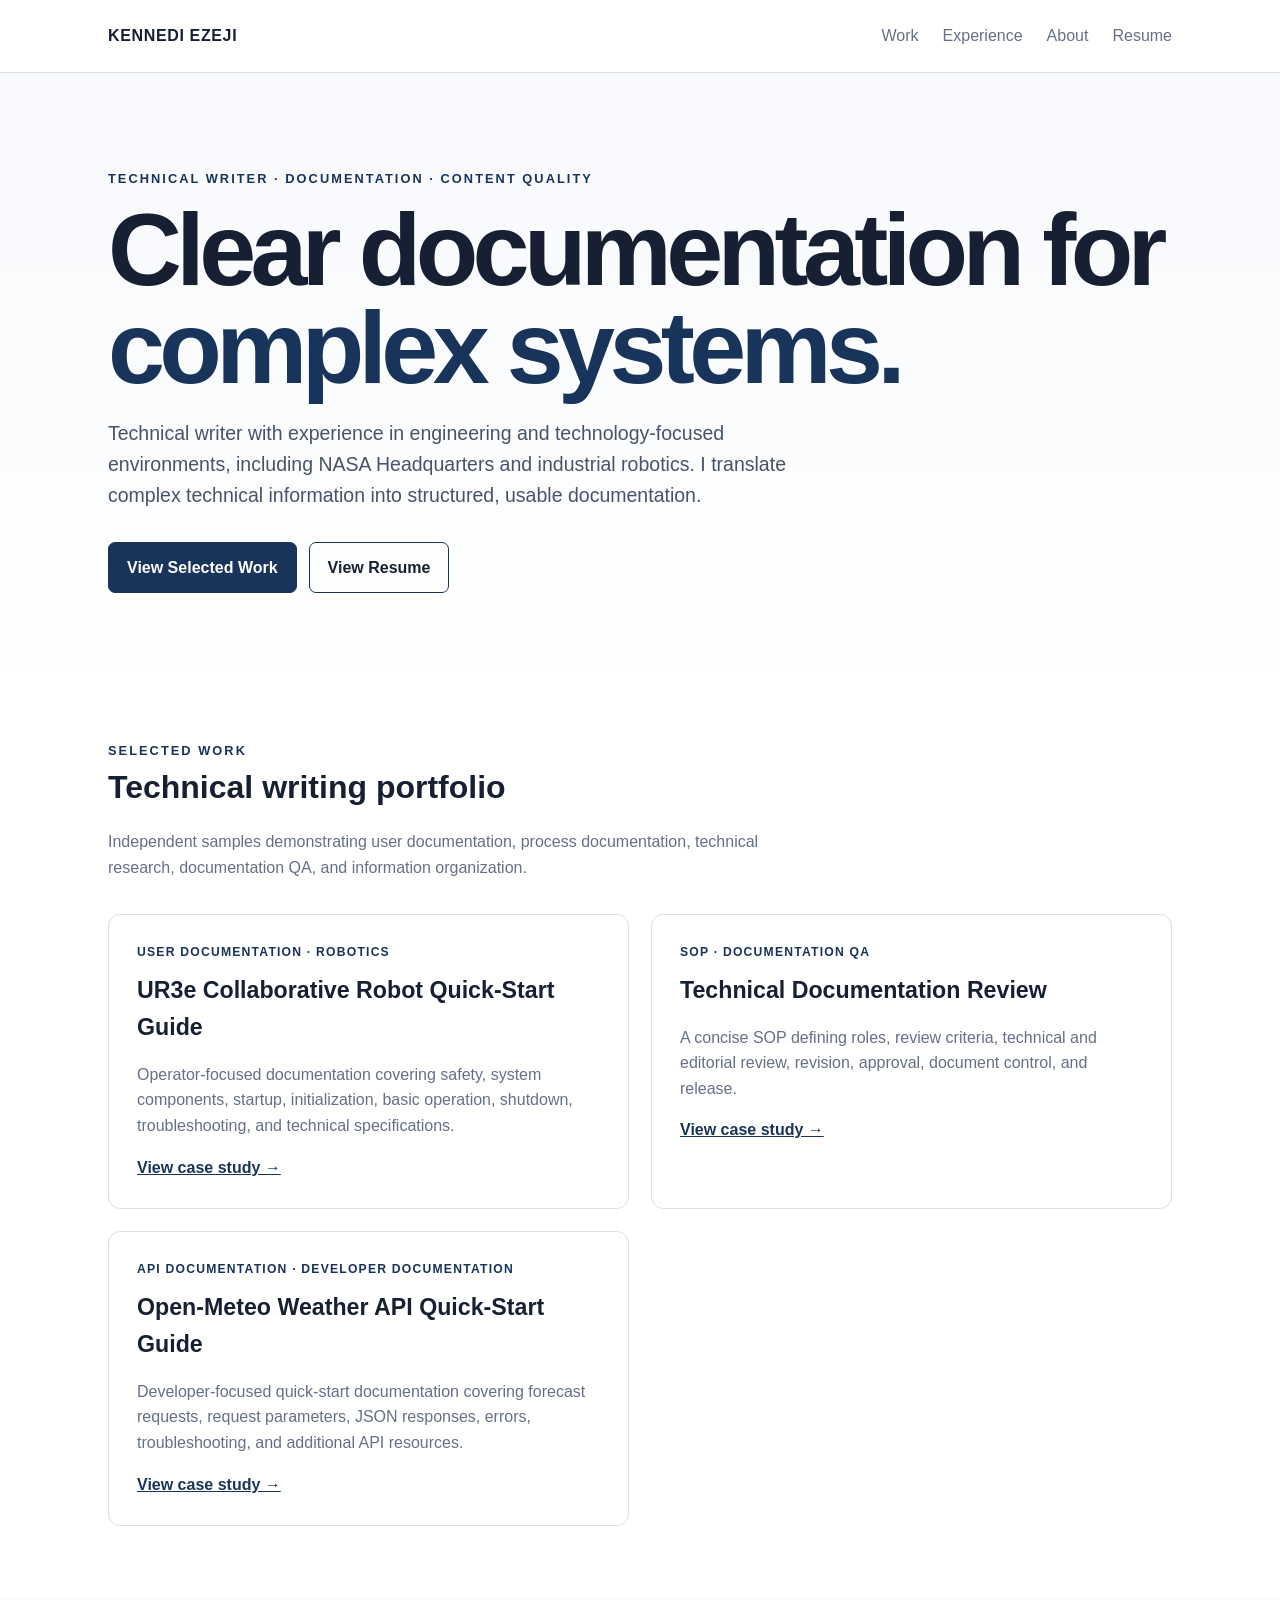
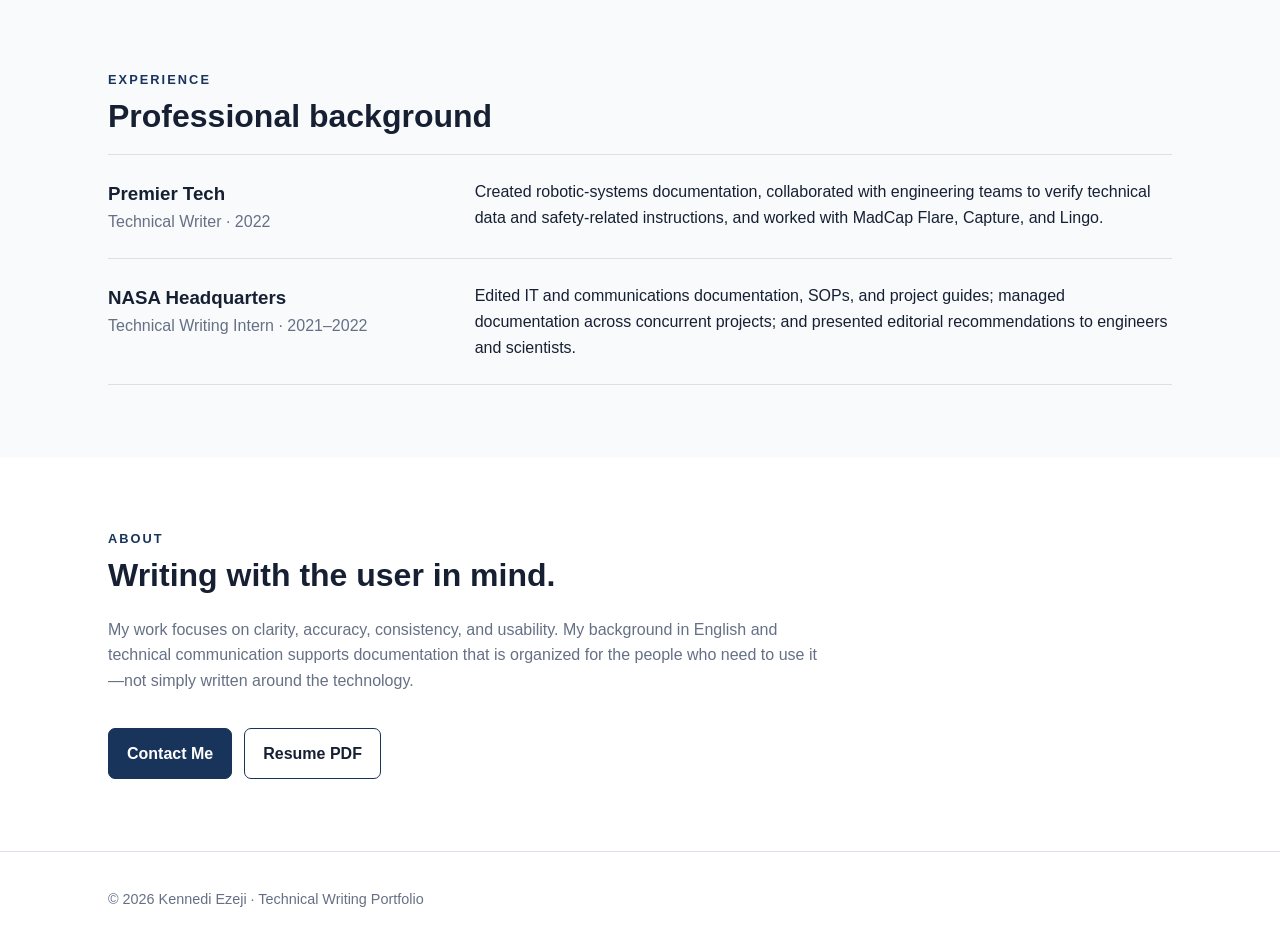
<file: index.html>
<!doctype html><html><head><meta charset="utf-8"><meta name="viewport" content="width=device-width,initial-scale=1"><title>Kennedi Ezeji | Technical Writer</title><link rel="stylesheet" href="styles.css"></head><body>
<nav class="nav"><div class="wrap"><a class="brand" href="index.html">KENNEDI EZEJI</a><div class="links"><a href="#work">Work</a><a href="#experience">Experience</a><a href="#about">About</a><a href="files/Kennedi_Ezeji_Resume.pdf">Resume</a></div></div></nav>
<header class="hero"><div class="wrap"><div class="eyebrow">Technical Writer · Documentation · Content Quality</div><h1>Clear documentation for <span>complex systems.</span></h1><p class="lead">Technical writer with experience in engineering and technology-focused environments, including NASA Headquarters and industrial robotics. I translate complex technical information into structured, usable documentation.</p><div class="buttons"><a class="btn primary" href="#work">View Selected Work</a><a class="btn" href="files/Kennedi_Ezeji_Resume.pdf">View Resume</a></div></div></header>
<section class="section" id="work"><div class="wrap"><div class="eyebrow">Selected Work</div><h2>Technical writing portfolio</h2><p class="intro">Independent samples demonstrating user documentation, process documentation, technical research, documentation QA, and information organization.</p><div class="grid">
<article class="card"><div class="tag">User Documentation · Robotics</div><h3>UR3e Collaborative Robot Quick-Start Guide</h3><p>Operator-focused documentation covering safety, system components, startup, initialization, basic operation, shutdown, troubleshooting, and technical specifications.</p><a href="ur3e.html">View case study →</a></article>
<article class="card"><div class="tag">SOP · Documentation QA</div><h3>Technical Documentation Review</h3><p>A concise SOP defining roles, review criteria, technical and editorial review, revision, approval, document control, and release.</p><a href="sop.html">View case study →</a></article>
<article class="card"><div class="tag">API Documentation · Developer Documentation</div><h3>Open-Meteo Weather API Quick-Start Guide</h3><p>Developer-focused quick-start documentation covering forecast requests, request parameters, JSON responses, errors, troubleshooting, and additional API resources.</p><a href="api.html">View case study →</a></article>
</div></div></section>
<section class="section alt" id="experience"><div class="wrap"><div class="eyebrow">Experience</div><h2>Professional background</h2><div class="experience"><div><h3>Premier Tech</h3><div class="meta">Technical Writer · 2022</div></div><p>Created robotic-systems documentation, collaborated with engineering teams to verify technical data and safety-related instructions, and worked with MadCap Flare, Capture, and Lingo.</p></div><div class="experience"><div><h3>NASA Headquarters</h3><div class="meta">Technical Writing Intern · 2021–2022</div></div><p>Edited IT and communications documentation, SOPs, and project guides; managed documentation across concurrent projects; and presented editorial recommendations to engineers and scientists.</p></div></div></section>
<section class="section" id="about"><div class="wrap"><div class="eyebrow">About</div><h2>Writing with the user in mind.</h2><p class="intro">My work focuses on clarity, accuracy, consistency, and usability. My background in English and technical communication supports documentation that is organized for the people who need to use it—not simply written around the technology.</p><div class="buttons"><a class="btn primary" href="mailto:Kennediezeji0@yahoo.com">Contact Me</a><a class="btn" href="files/Kennedi_Ezeji_Resume.pdf">Resume PDF</a></div></div></section>
<footer><div class="wrap">© 2026 Kennedi Ezeji · Technical Writing Portfolio</div></footer></body></html>
</file>
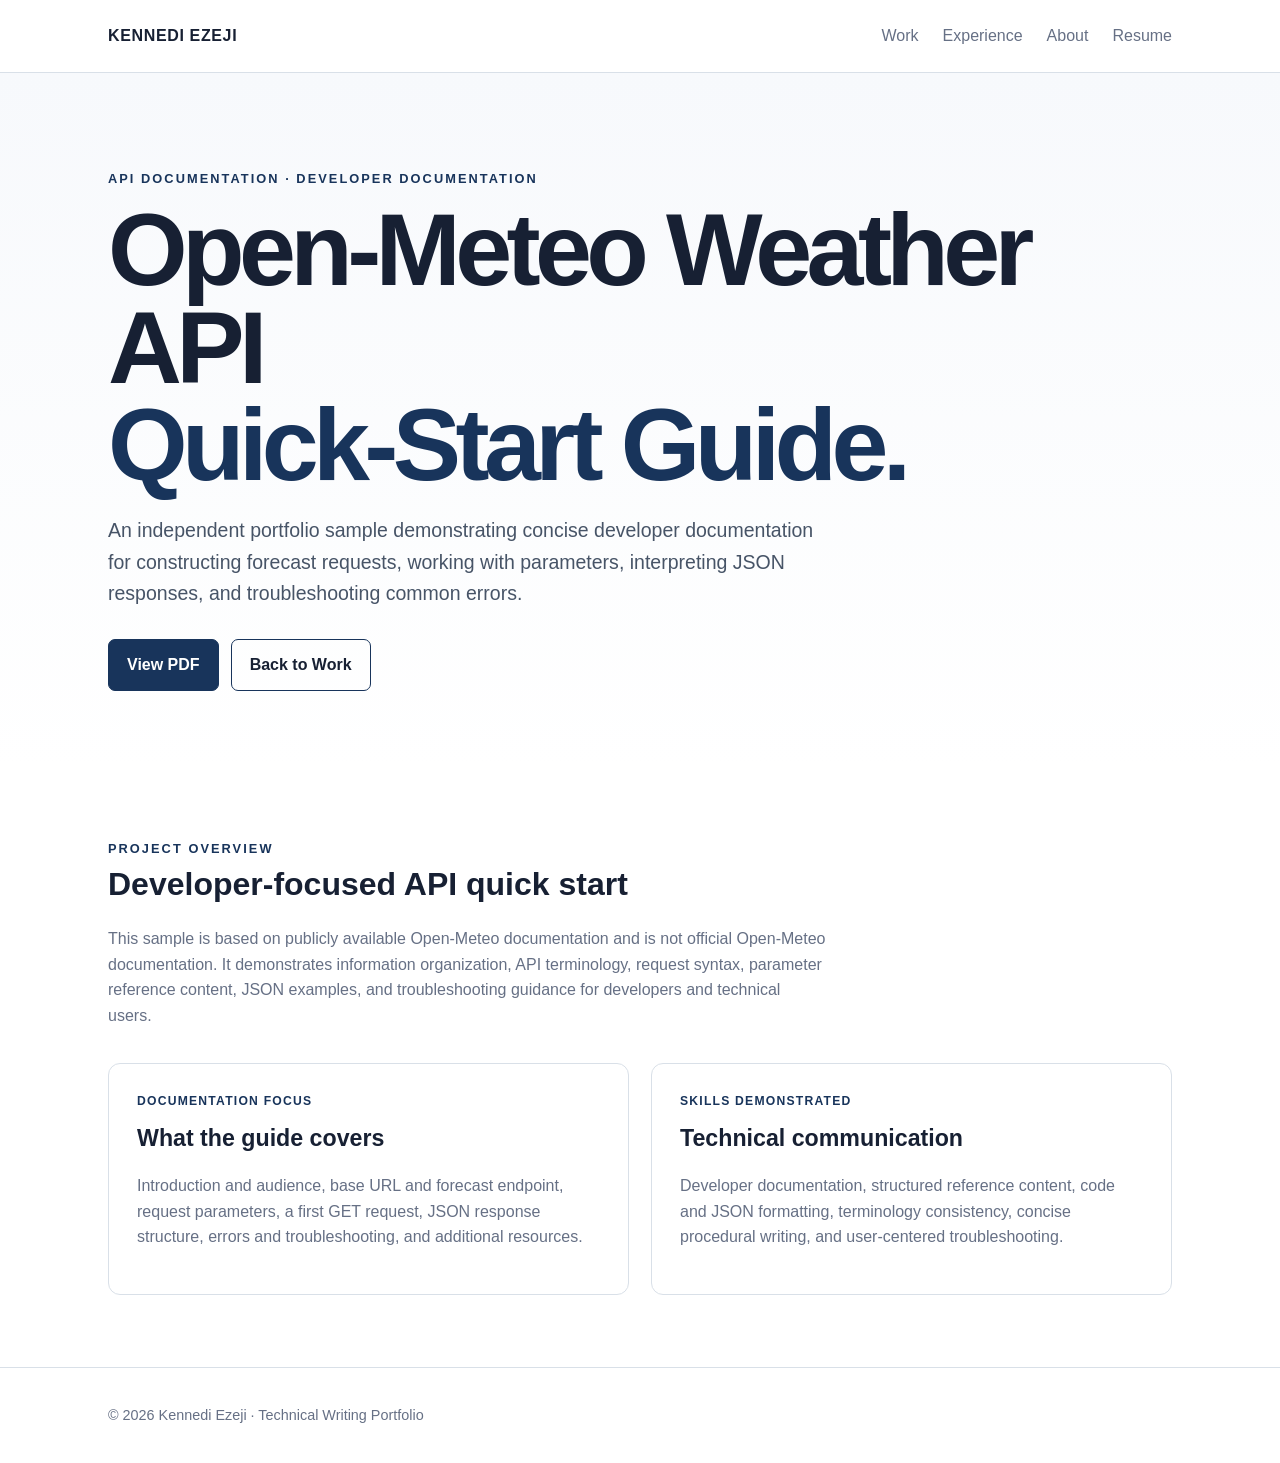
<file: api.html>
<!doctype html><html><head><meta charset="utf-8"><meta name="viewport" content="width=device-width,initial-scale=1"><title>Open-Meteo API Guide | Kennedi Ezeji</title><link rel="stylesheet" href="styles.css"></head><body>
<nav class="nav"><div class="wrap"><a class="brand" href="index.html">KENNEDI EZEJI</a><div class="links"><a href="index.html#work">Work</a><a href="index.html#experience">Experience</a><a href="index.html#about">About</a><a href="files/Kennedi_Ezeji_Resume.pdf">Resume</a></div></div></nav>
<header class="hero"><div class="wrap"><div class="eyebrow">API Documentation · Developer Documentation</div><h1>Open-Meteo Weather API <span>Quick-Start Guide.</span></h1><p class="lead">An independent portfolio sample demonstrating concise developer documentation for constructing forecast requests, working with parameters, interpreting JSON responses, and troubleshooting common errors.</p><div class="buttons"><a class="btn primary" href="files/Open_Meteo_API_Quick_Start_Guide.pdf">View PDF</a><a class="btn" href="index.html#work">Back to Work</a></div></div></header>
<section class="section"><div class="wrap"><div class="eyebrow">Project Overview</div><h2>Developer-focused API quick start</h2><p class="intro">This sample is based on publicly available Open-Meteo documentation and is not official Open-Meteo documentation. It demonstrates information organization, API terminology, request syntax, parameter reference content, JSON examples, and troubleshooting guidance for developers and technical users.</p><div class="grid"><article class="card"><div class="tag">Documentation Focus</div><h3>What the guide covers</h3><p>Introduction and audience, base URL and forecast endpoint, request parameters, a first GET request, JSON response structure, errors and troubleshooting, and additional resources.</p></article><article class="card"><div class="tag">Skills Demonstrated</div><h3>Technical communication</h3><p>Developer documentation, structured reference content, code and JSON formatting, terminology consistency, concise procedural writing, and user-centered troubleshooting.</p></article></div></div></section>
<footer><div class="wrap">© 2026 Kennedi Ezeji · Technical Writing Portfolio</div></footer></body></html>
</file>
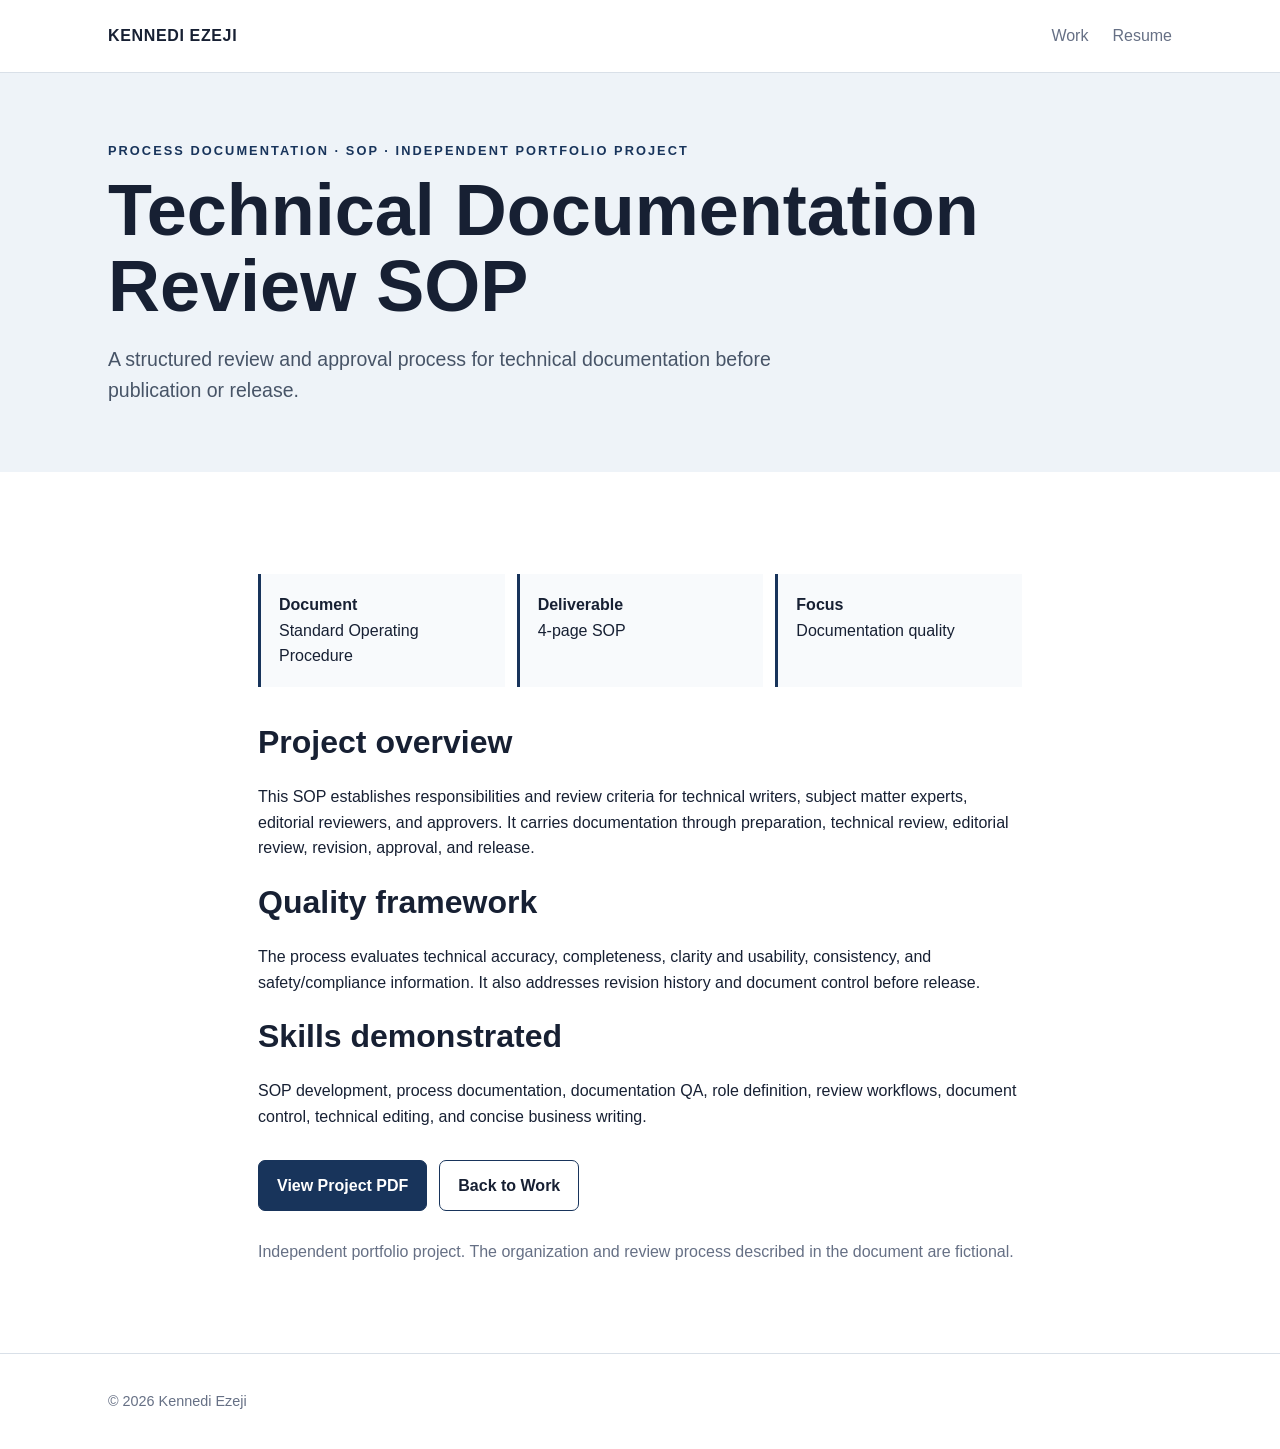
<file: sop.html>
<!doctype html><html><head><meta charset="utf-8"><meta name="viewport" content="width=device-width,initial-scale=1"><title>Documentation Review SOP | Kennedi Ezeji</title><link rel="stylesheet" href="styles.css"></head><body><nav class="nav"><div class="wrap"><a class="brand" href="index.html">KENNEDI EZEJI</a><div class="links"><a href="index.html#work">Work</a><a href="files/Kennedi_Ezeji_Resume.pdf">Resume</a></div></div></nav><header class="project-hero"><div class="wrap"><div class="eyebrow">Process Documentation · SOP · Independent Portfolio Project</div><h1>Technical Documentation Review SOP</h1><p class="lead">A structured review and approval process for technical documentation before publication or release.</p></div></header><main class="section"><div class="wrap project-body"><div class="facts"><div class="fact"><strong>Document</strong><br>Standard Operating Procedure</div><div class="fact"><strong>Deliverable</strong><br>4-page SOP</div><div class="fact"><strong>Focus</strong><br>Documentation quality</div></div><h2>Project overview</h2><p>This SOP establishes responsibilities and review criteria for technical writers, subject matter experts, editorial reviewers, and approvers. It carries documentation through preparation, technical review, editorial review, revision, approval, and release.</p><h2>Quality framework</h2><p>The process evaluates technical accuracy, completeness, clarity and usability, consistency, and safety/compliance information. It also addresses revision history and document control before release.</p><h2>Skills demonstrated</h2><p>SOP development, process documentation, documentation QA, role definition, review workflows, document control, technical editing, and concise business writing.</p><div class="buttons"><a class="btn primary" href="files/Technical_Documentation_Review_SOP.pdf">View Project PDF</a><a class="btn" href="index.html#work">Back to Work</a></div><p class="meta" style="margin-top:28px">Independent portfolio project. The organization and review process described in the document are fictional.</p></div></main><footer><div class="wrap">© 2026 Kennedi Ezeji</div></footer></body></html>
</file>
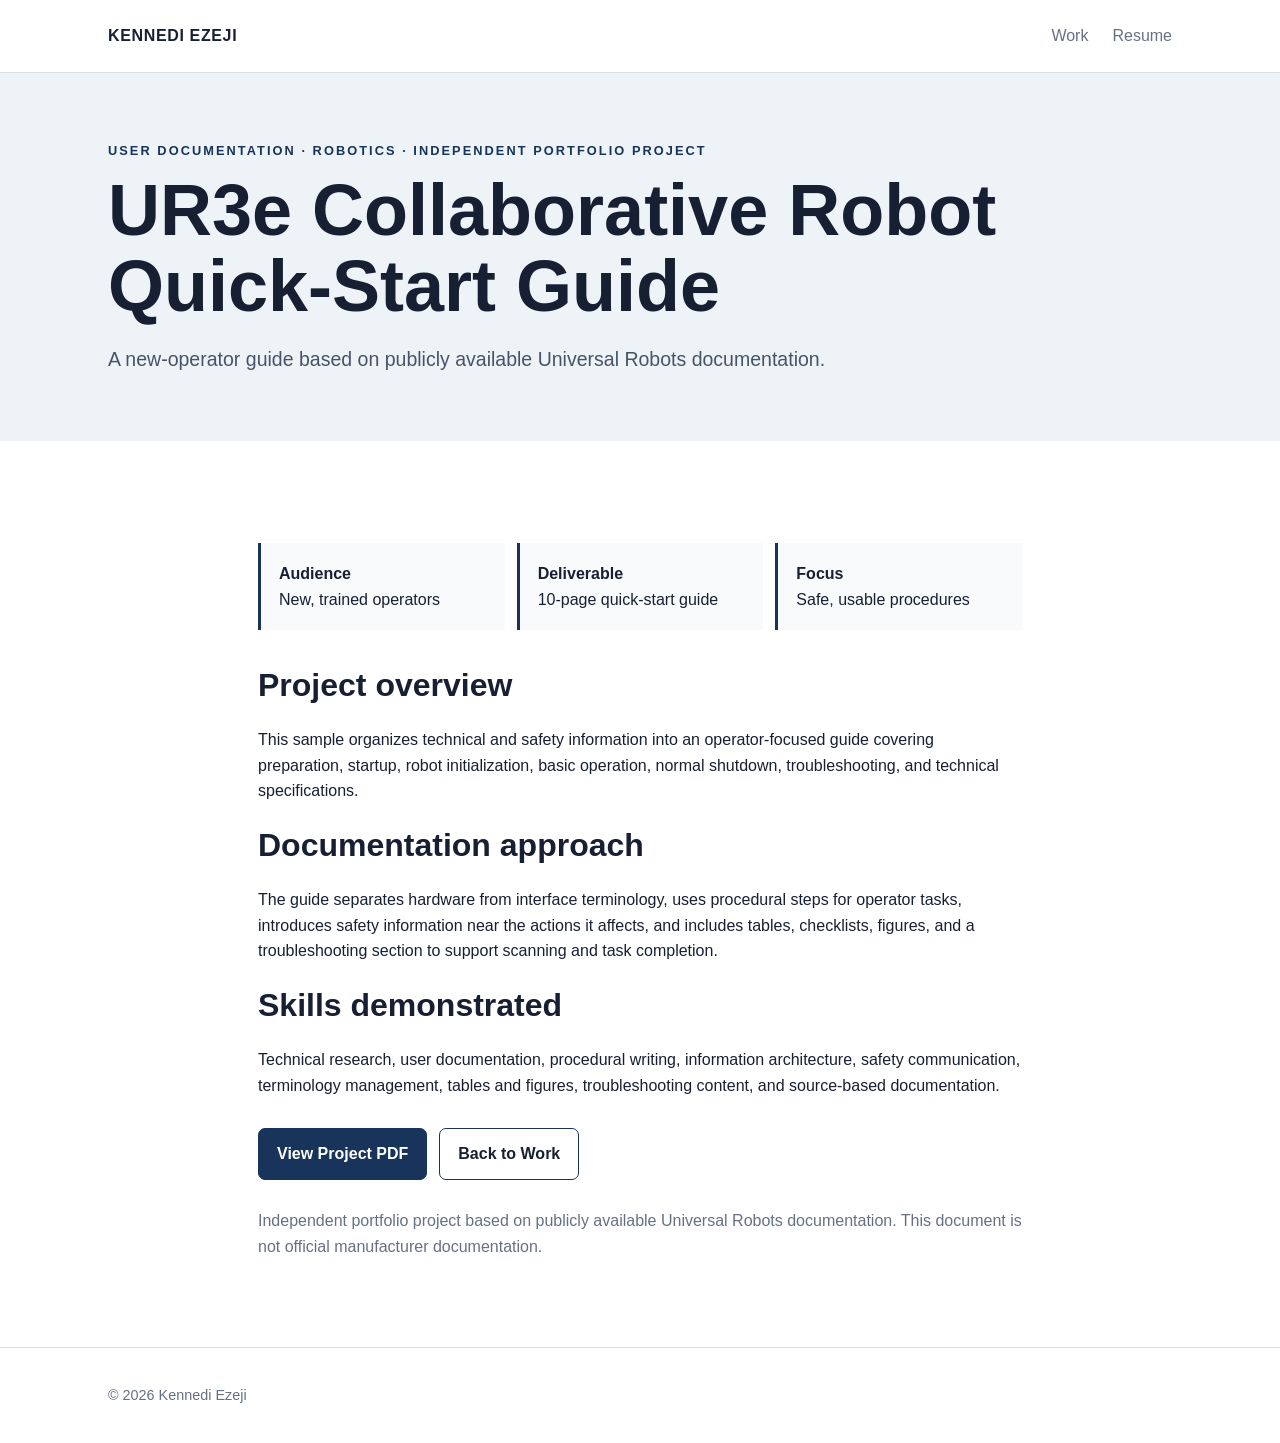
<file: ur3e.html>
<!doctype html><html><head><meta charset="utf-8"><meta name="viewport" content="width=device-width,initial-scale=1"><title>UR3e Quick-Start Guide | Kennedi Ezeji</title><link rel="stylesheet" href="styles.css"></head><body><nav class="nav"><div class="wrap"><a class="brand" href="index.html">KENNEDI EZEJI</a><div class="links"><a href="index.html#work">Work</a><a href="files/Kennedi_Ezeji_Resume.pdf">Resume</a></div></div></nav><header class="project-hero"><div class="wrap"><div class="eyebrow">User Documentation · Robotics · Independent Portfolio Project</div><h1>UR3e Collaborative Robot Quick-Start Guide</h1><p class="lead">A new-operator guide based on publicly available Universal Robots documentation.</p></div></header><main class="section"><div class="wrap project-body"><div class="facts"><div class="fact"><strong>Audience</strong><br>New, trained operators</div><div class="fact"><strong>Deliverable</strong><br>10-page quick-start guide</div><div class="fact"><strong>Focus</strong><br>Safe, usable procedures</div></div><h2>Project overview</h2><p>This sample organizes technical and safety information into an operator-focused guide covering preparation, startup, robot initialization, basic operation, normal shutdown, troubleshooting, and technical specifications.</p><h2>Documentation approach</h2><p>The guide separates hardware from interface terminology, uses procedural steps for operator tasks, introduces safety information near the actions it affects, and includes tables, checklists, figures, and a troubleshooting section to support scanning and task completion.</p><h2>Skills demonstrated</h2><p>Technical research, user documentation, procedural writing, information architecture, safety communication, terminology management, tables and figures, troubleshooting content, and source-based documentation.</p><div class="buttons"><a class="btn primary" href="files/UR3e_Quick_Start_Guide.pdf">View Project PDF</a><a class="btn" href="index.html#work">Back to Work</a></div><p class="meta" style="margin-top:28px">Independent portfolio project based on publicly available Universal Robots documentation. This document is not official manufacturer documentation.</p></div></main><footer><div class="wrap">© 2026 Kennedi Ezeji</div></footer></body></html>
</file>
<file: styles.css>
:root{--ink:#172033;--navy:#18345b;--soft:#eef3f8;--muted:#667085;--line:#d9e0e8;--white:#fff;--max:1120px}*{box-sizing:border-box}body{margin:0;font-family:Aptos,Inter,Arial,sans-serif;color:var(--ink);background:#fff;line-height:1.6}a{color:inherit}.wrap{max-width:var(--max);margin:auto;padding:0 28px}.nav{border-bottom:1px solid var(--line);background:#fff;position:sticky;top:0}.nav .wrap{height:72px;display:flex;align-items:center;justify-content:space-between}.brand{text-decoration:none;font-weight:800;letter-spacing:.04em}.links{display:flex;gap:24px}.links a{text-decoration:none;color:var(--muted)}.hero{padding:96px 0 76px;background:linear-gradient(180deg,#f7f9fc,#fff)}.eyebrow{font-size:.8rem;letter-spacing:.16em;text-transform:uppercase;color:var(--navy);font-weight:800}.hero h1{font-size:clamp(3rem,8vw,6.5rem);line-height:.95;margin:12px 0 22px;letter-spacing:-.055em}.hero h1 span{display:block;color:var(--navy)}.lead{font-size:1.22rem;max-width:720px;color:#475467}.buttons{display:flex;gap:12px;margin-top:30px;flex-wrap:wrap}.btn{display:inline-block;text-decoration:none;padding:12px 18px;border-radius:7px;border:1px solid var(--navy);font-weight:700}.btn.primary{background:var(--navy);color:#fff}.section{padding:72px 0}.section.alt{background:#f8fafc}.section h2{font-size:2rem;margin:0 0 12px}.intro{max-width:720px;color:var(--muted);margin-bottom:34px}.grid{display:grid;grid-template-columns:repeat(2,1fr);gap:22px}.card{border:1px solid var(--line);border-radius:12px;padding:28px;background:#fff}.tag{font-size:.76rem;text-transform:uppercase;letter-spacing:.1em;color:var(--navy);font-weight:800}.card h3{font-size:1.45rem;margin:9px 0}.card p{color:var(--muted)}.card a{font-weight:750;color:var(--navy)}.experience{display:grid;grid-template-columns:1fr 2fr;gap:18px;padding:24px 0;border-top:1px solid var(--line)}.experience:last-child{border-bottom:1px solid var(--line)}.experience h3,.experience p{margin:0}.meta{color:var(--muted)}.project-hero{padding:68px 0 46px;background:var(--soft)}.project-hero h1{font-size:clamp(2.5rem,6vw,4.5rem);line-height:1.05;margin:12px 0}.project-body{max-width:820px}.facts{display:grid;grid-template-columns:repeat(3,1fr);gap:12px;margin:30px 0}.fact{padding:18px;background:#f8fafc;border-left:3px solid var(--navy)}footer{padding:36px 0;border-top:1px solid var(--line);color:var(--muted);font-size:.9rem}@media(max-width:700px){.links{gap:12px;font-size:.9rem}.grid,.facts,.experience{grid-template-columns:1fr}.hero{padding-top:64px}.nav .wrap{height:auto;padding-top:18px;padding-bottom:18px;gap:16px;align-items:flex-start;flex-direction:column}}
</file>
